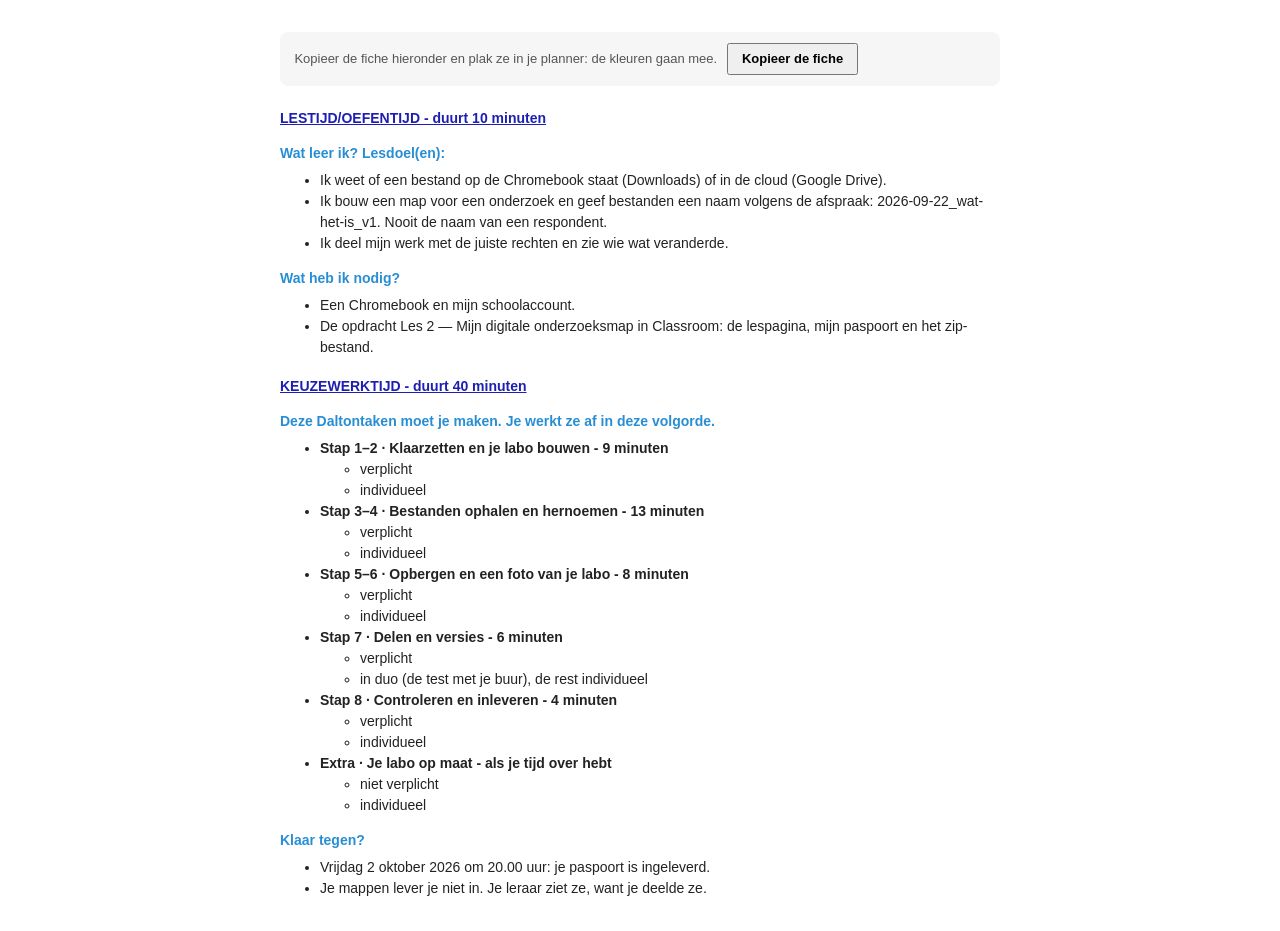
<file: dalton-lesfiche.html>
<!DOCTYPE html>
<html lang="nl-BE">
<head>
<meta charset="UTF-8">
<meta name="viewport" content="width=device-width, initial-scale=1">
<title>Dalton-lesfiche · 3MWWE · Les 2 — Mijn digitale onderzoeksmap</title>
<!--
  Dalton-lesfiche voor de leerlingen, in de kleurcode van het Dalton-sjabloon:
    tijdsblokken  #1D1FB4  vet + onderlijnd
    tussenkoppen  #288ED4  vet
    tekst         #222222  (taaktitels vet)
  De opmaak staat INLINE, zodat ze meekomt als je kopieert en plakt in je planner.
  Keuzewerktijd = 50 minuten - instructietijd.
-->
<style>
  body { margin: 2rem auto; max-width: 720px; padding: 0 1rem; background: #fff; }
  .uitleg { font: 13px/1.5 Arial, sans-serif; color: #555; background: #f6f6f6; border-radius: 8px; padding: .7rem .9rem; margin-bottom: 1.4rem; }
  .uitleg button { font: inherit; font-weight: bold; margin-left: .4rem; padding: .25rem .8rem; cursor: pointer; }
</style>
</head>
<body>

<p class="uitleg">Kopieer de fiche hieronder en plak ze in je planner: de kleuren gaan mee.
  <button type="button" id="kopieer">Kopieer de fiche</button> <span id="gemeld"></span></p>

<div id="fiche" style="font-family: 'Open Sans', Arial, sans-serif; font-size: 14px; line-height: 1.5; color: #222222;">
  <p style="margin: 0 0 14px;"><span style="color: #1D1FB4; font-weight: bold; text-decoration: underline;">LESTIJD/OEFENTIJD - duurt 10 minuten</span></p>

  <p style="margin: 0 0 6px; color: #288ED4; font-weight: bold;">Wat leer ik? Lesdoel(en):</p>
  <ul style="margin: 0 0 14px; list-style-type: disc;">
    <li>Ik weet of een bestand op de Chromebook staat (Downloads) of in de cloud (Google Drive).</li>
    <li>Ik bouw een map voor een onderzoek en geef bestanden een naam volgens de afspraak: 2026-09-22_wat-het-is_v1. Nooit de naam van een respondent.</li>
    <li>Ik deel mijn werk met de juiste rechten en zie wie wat veranderde.</li>
  </ul>

  <p style="margin: 0 0 6px; color: #288ED4; font-weight: bold;">Wat heb ik nodig?</p>
  <ul style="margin: 0 0 18px; list-style-type: disc;">
    <li>Een Chromebook en mijn schoolaccount.</li>
    <li>De opdracht Les 2 — Mijn digitale onderzoeksmap in Classroom: de lespagina, mijn paspoort en het zip-bestand.</li>
  </ul>

  <p style="margin: 0 0 14px;"><span style="color: #1D1FB4; font-weight: bold; text-decoration: underline;">KEUZEWERKTIJD - duurt 40 minuten</span></p>

  <p style="margin: 0 0 6px; color: #288ED4; font-weight: bold;">Deze Daltontaken moet je maken. Je werkt ze af in deze volgorde.</p>
  <ul style="margin: 0 0 14px; list-style-type: disc;">
    <li><strong>Stap 1–2 · Klaarzetten en je labo bouwen - 9 minuten</strong>
      <ul style="list-style-type: circle;"><li>verplicht</li><li>individueel</li></ul></li>
    <li><strong>Stap 3–4 · Bestanden ophalen en hernoemen - 13 minuten</strong>
      <ul style="list-style-type: circle;"><li>verplicht</li><li>individueel</li></ul></li>
    <li><strong>Stap 5–6 · Opbergen en een foto van je labo - 8 minuten</strong>
      <ul style="list-style-type: circle;"><li>verplicht</li><li>individueel</li></ul></li>
    <li><strong>Stap 7 · Delen en versies - 6 minuten</strong>
      <ul style="list-style-type: circle;"><li>verplicht</li><li>in duo (de test met je buur), de rest individueel</li></ul></li>
    <li><strong>Stap 8 · Controleren en inleveren - 4 minuten</strong>
      <ul style="list-style-type: circle;"><li>verplicht</li><li>individueel</li></ul></li>
    <li><strong>Extra · Je labo op maat - als je tijd over hebt</strong>
      <ul style="list-style-type: circle;"><li>niet verplicht</li><li>individueel</li></ul></li>
  </ul>

  <p style="margin: 0 0 6px; color: #288ED4; font-weight: bold;">Klaar tegen?</p>
  <ul style="margin: 0; list-style-type: disc;">
    <li>Vrijdag 2 oktober 2026 om 20.00 uur: je paspoort is ingeleverd.</li>
    <li>Je mappen lever je niet in. Je leraar ziet ze, want je deelde ze.</li>
  </ul>
</div>

<script>
  // Kopieert de fiche MET opmaak (kleuren, vet, onderlijnd) naar het klembord.
  // 1) moderne klembordfunctie met HTML, 2) oudere manier, 3) anders: fiche selecteren.
  var knop = document.getElementById('kopieer'), melding = document.getElementById('gemeld');
  var fiche = document.getElementById('fiche');
  function selecteer() {
    var bereik = document.createRange(); bereik.selectNodeContents(fiche);
    var sel = window.getSelection(); sel.removeAllRanges(); sel.addRange(bereik);
  }
  function oudeManier() {
    selecteer();
    var gelukt = false;
    try { gelukt = document.execCommand('copy'); } catch (e) { gelukt = false; }
    melding.textContent = gelukt ? 'Gekopieerd. Plak het in je planner.'
                                 : 'De fiche is geselecteerd: druk nu op Cmd + C (of Ctrl + C).';
  }
  knop.addEventListener('click', function () {
    if (navigator.clipboard && window.ClipboardItem) {
      var item = new ClipboardItem({
        'text/html': new Blob([fiche.outerHTML], { type: 'text/html' }),
        'text/plain': new Blob([fiche.innerText], { type: 'text/plain' })
      });
      navigator.clipboard.write([item]).then(function () {
        melding.textContent = 'Gekopieerd. Plak het in je planner.';
      }, oudeManier);
    } else {
      oudeManier();
    }
  });
</script>
</body>
</html>
</file>
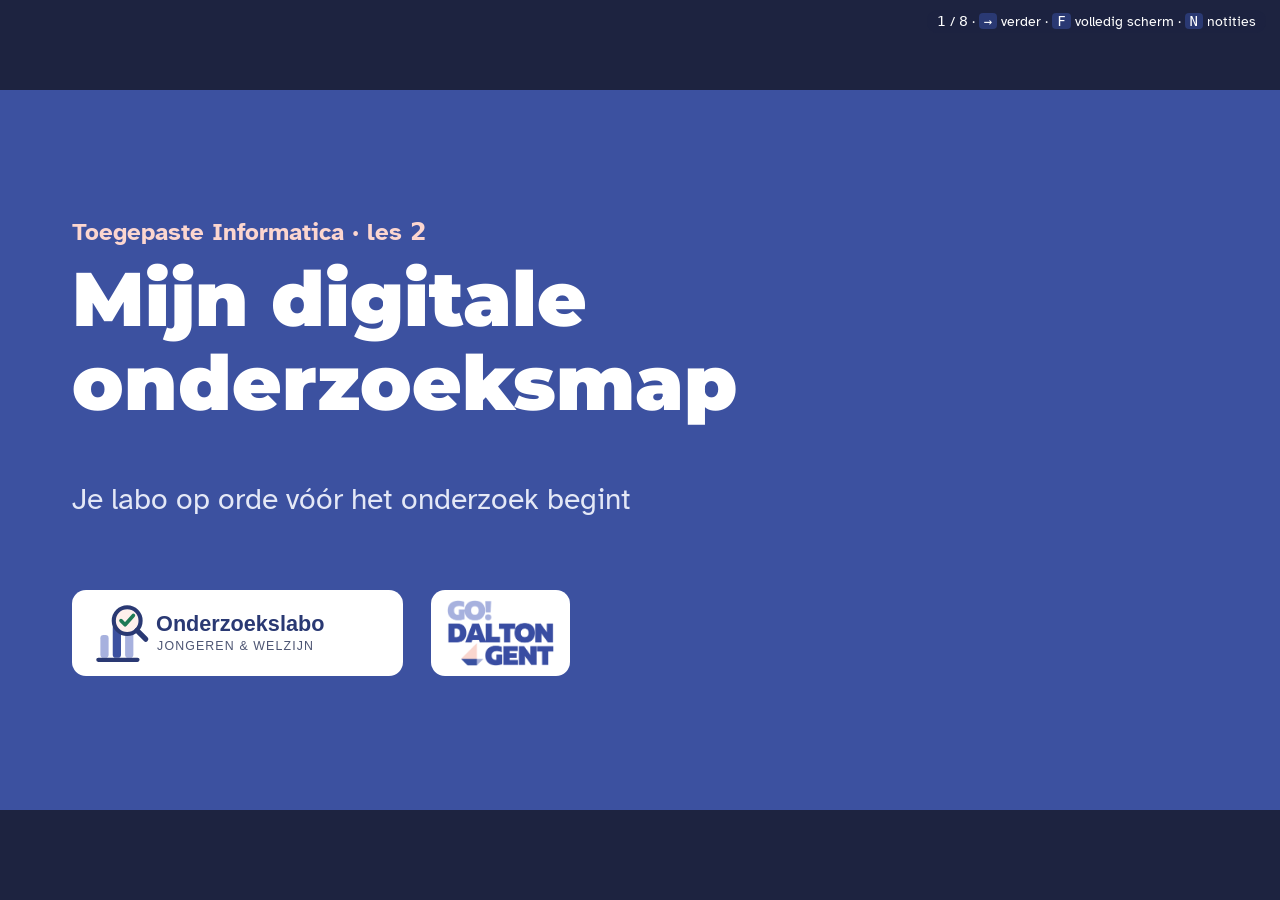
<file: presentatie.html>
<!DOCTYPE html>
<html lang="nl-BE">
<head>
  <meta charset="UTF-8">
  <meta name="viewport" content="width=device-width, initial-scale=1">
  <title>Mijn digitale onderzoeksmap · dia's · Onderzoekslabo Jongeren &amp; Welzijn</title>
  <link rel="icon" href="assets/onderzoekslabo-icon.svg" type="image/svg+xml">
  <link rel="stylesheet" href="css/slides.css">
  <style>
    .fname { font-family: "Courier New", monospace; font-weight: 700; font-size: 32px; }
    .fname .d { background: #A7B1DE; padding: 0 6px; border-radius: 5px; }
    .fname .o { background: #FCD6CF; padding: 0 6px; border-radius: 5px; }
    .fname .v { background: #9CCFB6; padding: 0 6px; border-radius: 5px; }
    .folders { list-style: none; padding: 0 !important; }
    .folders li { font-size: 26px; margin-bottom: 4px; }
    /* dia 3: vijf regels met een bolletje passen net niet met de standaardafstand */
    .rules.krap li { margin-bottom: 10px; min-height: 56px; font-size: 28px; }
    .folders li::before { content: "📁 "; }
    .folders li.in { margin-left: 46px; font-size: 24px; }
    .mono { font-family: "Courier New", monospace; font-size: 24px; }
    .arrowrow { display: grid; grid-template-columns: 1fr 54px 1fr; align-items: center; gap: 10px; margin-bottom: 14px; }
    .arrowrow .bad { color: #A0372A; }
    .arrowrow .good { color: #1F7A55; }
    .arrowrow .ar { text-align: center; font-size: 30px; color: #4D5573; }
    .steps2 { columns: 2; column-gap: 40px; }
    .steps2 li { font-size: 25px; margin-bottom: 6px; break-inside: avoid; }
    .klok { font-size: 22px; color: #4D5573; }
    /* Dia 5 en 7: de panelen mogen niet uitrekken over de tekst eronder. */
    .compact .two { flex: 0 0 auto; }
    .compact .panel p { margin-bottom: 10px; }
    .compact .panel p:last-child { margin-bottom: 0; }
    .compact .mono { font-size: 22px; }
    .steps1 { margin: 0; padding-left: 1.2em; }
    .steps1 li { font-size: 27px; margin-bottom: 14px; }
  </style>
</head>
<body>
<div class="hud"><span id="counter"></span> · <kbd>→</kbd> verder · <kbd>F</kbd> volledig scherm · <kbd>N</kbd> notities</div>
<div class="deck"><div class="stage">

<!-- 1 -->
<section class="slide title">
  <p class="kicker" style="color:var(--blush)">Toegepaste Informatica · les 2</p>
  <h1>Mijn digitale<br>onderzoeksmap</h1>
  <p>Je labo op orde vóór het onderzoek begint</p>
  <div class="logos"><img src="assets/onderzoekslabo-logo.svg" alt="Onderzoekslabo Jongeren en Welzijn"><img src="assets/dalton-gent-logo.png" alt="GO! Dalton Gent"></div>
  <template class="note"><p><strong>Lesstart (0–1').</strong> Laat de computers opstarten en aanmelden terwijl deze dia op het bord staat. Ga verder zodra de meesten aangemeld zijn.</p></template>
</section>

<!-- 2 -->
<section class="slide">
  <p class="kicker">Lesstart · 3 minuten</p>
  <h2>In welke map vind jij iets terug?</h2>
  <div class="two">
    <div><span class="tag">A</span>
      <div class="paper" style="height:340px">
        <p>📄 Document zonder titel</p>
        <p>📄 interview Amina 2 boos</p>
        <p>📄 graphiek 2</p>
        <p>📄 bron site jongeren slaap def</p>
        <p>📄 IMG_20260923_194512</p>
        <p>📄 Document zonder titel (1)</p>
      </div></div>
    <div><span class="tag">B</span>
      <div class="paper" style="height:340px">
        <p>📁 01_Ruwe-data</p>
        <p>📁 02_Verwerkte-data</p>
        <p>📁 03_Verslag</p>
        <p>📁 04_Bronnen</p>
        <p>📁 05_Beeldmateriaal</p>
      </div></div>
  </div>
  <p class="reveal-item" style="margin-top:18px"><strong>En één naam is ronduit fout.</strong> Welke, en waarom?</p>
  <template class="note">
    <p><strong>Lesstart (3').</strong> Twee vragen, kort en klassikaal.</p>
    <ol>
      <li><em>Retrieval les 1:</em> waar staat jouw portfolio van vorige week op dit moment? En wat maakte je wachtwoord toen sterk? (30 seconden, twee leerlingen laten antwoorden.)</li>
      <li>Kolom A of B — waar vind je iets terug? Laat één leerling <em>benoemen wat er precies mis is</em> met de namen in A: geen datum, spaties, “def”, en een naam die niets zegt.</li>
    </ol>
    <p>Druk dan op → voor de onthulling: <strong>interview Amina 2 boos</strong> bevat de voornaam van een respondent. Dat is een persoonsgegeven en hoort niet in een bestandsnaam. Niet uitleggen hoe het dan wel moet — dat komt op dia 6.</p>
  </template>
</section>

<!-- 3 -->
<section class="slide">
  <p class="kicker">Ik doe · dia 1 van 4</p>
  <h2>Wat kan je straks?</h2>
  <ul class="rules krap">
    <li>Je weet waar een bestand staat: op <strong>de computer</strong> of in <strong>de cloud</strong>.</li>
    <li>Je pakt een zip-bestand uit en <strong>uploadt</strong> de bestanden naar Drive.</li>
    <li>Je bouwt een <strong>jaarmap</strong> met daarin je <strong>projectmap</strong>.</li>
    <li>Je geeft bestanden een naam volgens de <strong>afspraak van het labo</strong>.</li>
    <li>Je <strong>deelt</strong> met de juiste rechten en ziet in de <strong>versiegeschiedenis</strong> wie wat deed.</li>
  </ul>
  <p class="klok" style="margin-top:6px">Ik leg 5 minuten uit. Daarna werk jij zelfstandig met de lespagina — en kom ik bij jou langs.</p>
  <template class="note"><p><strong>Ik doe, 0'30".</strong> Lesdoel voorlezen, niet toelichten. Zeg er meteen bij dat de uitleg maar vijf minuten duurt en dat alles daarna op de lespagina staat.</p></template>
</section>

<!-- 4 -->
<section class="slide">
  <p class="kicker">Ik doe · dia 2 van 4</p>
  <h2>Dit bouw je vandaag</h2>
  <div class="two">
    <div>
      <ul class="folders">
        <li><strong>Onderzoekslabo_2026-2027_Naam</strong></li>
        <li class="in">01_Portfolio</li>
        <li class="in">02_Communicatie</li>
        <li class="in">03_Documenten</li>
        <li class="in"><strong>04_Onderzoek</strong></li>
      </ul>
    </div>
    <div class="panel navy">
      <p style="font-size:24px;margin-bottom:10px"><strong>In 04_Onderzoek:</strong></p>
      <ul class="folders">
        <li class="in">01_Ruwe-data</li>
        <li class="in">02_Verwerkte-data</li>
        <li class="in">03_Verslag</li>
        <li class="in">04_Bronnen</li>
        <li class="in">05_Beeldmateriaal</li>
      </ul>
    </div>
  </div>
  <template class="note">
    <p><strong>Ik doe, 1'.</strong> Toon het eindproduct. Eén zin per niveau: de jaarmap is voor het hele schooljaar, de projectmap is voor dit ene onderzoek.</p>
    <p>Eén ding wél benadrukken: <strong>ruwe data en verwerkte data staan apart</strong>. In ruwe data verander je nooit iets — anders kan je een rekenfout later niet meer herstellen. Dat is de enige inhoudelijke uitleg die ze nu nodig hebben.</p>
    <p>Mappen maken doe je <strong>niet</strong> voor: dat staat als mappenboom op de lespagina en lukt zelfstandig.</p>
  </template>
</section>

<!-- 5 -->
<section class="slide compact">
  <p class="kicker">Ik doe · dia 3 van 4 · demo</p>
  <h2>Van Downloads naar Drive</h2>
  <div class="panel">
    <ol class="steps1">
      <li>Download het zip-bestand uit de opdracht.</li>
      <li>App <span class="mono">Bestanden</span> › Downloads › 2 vingers op het zip-bestand › <span class="mono">Alles uitpakken</span></li>
      <li>De nieuwe map › Ctrl + A › Ctrl + C › links <span class="mono">Google Drive › Mijn Drive</span> › 04_Onderzoek › Ctrl + V</li>
    </ol>
  </div>
  <p class="reveal-item" style="color:#A0372A;margin-top:18px"><strong>Downloads staat op déze Chromebook.</strong> Thuis heb je die bestanden niet. Je onderzoek hoort in Drive.</p>
  <template class="note">
    <p><strong>Ik doe, 2' — hardop denkend voordoen.</strong> Dit is het enige echt nieuwe stuk van de les.</p>
    <ol>
      <li>Download het zip-bestand uit de opdracht: klik erop › Openen met › Openen in nieuw tabblad › pijl linksboven (Downloaden).</li>
      <li>Open de app Bestanden (Launcher › Bestanden, of Shift + Alt + M), ga naar Downloads. Zeg hardop: <em>“Kijk, de bestanden staan nu op déze Chromebook, niet in mijn Drive.”</em></li>
      <li>Klik met 2 vingers op het zip-bestand › Alles uitpakken. Toon dat er een nieuwe map met vijf bestanden verschijnt.</li>
      <li>Open die map, Ctrl + A, Ctrl + C. Klik links op Google Drive › Mijn Drive › de hoofdmap › 04_Onderzoek en plak met Ctrl + V.</li>
    </ol>
    <p>Druk op → voor de onthulling. De vraag erbij: <em>“En als je volgende week thuis verder wil werken?”</em></p>
  </template>
</section>

<!-- 6 -->
<section class="slide" data-answer>
  <p class="kicker">Ik doe · dia 4 van 4 · demo</p>
  <h2>De naamafspraak</h2>
  <p class="fname"><span class="d">2026-09-22</span>_<span class="o">interview_respondent-02</span>_<span class="v">v2</span></p>
  <div class="arrowrow" style="margin-top:22px">
    <span class="mono bad">interview Amina 2 boos</span><span class="ar">→</span>
    <span class="mono good">2026-09-22_interview_respondent-02_v2</span>
  </div>
  <div class="arrowrow">
    <span class="mono bad">Document zonder titel</span><span class="ar">→</span>
    <span class="mono good">2026-09-21_onderzoeksplan_schermgebruik-slaap_v1</span>
  </div>
  <div class="answer">
    <p><strong>datum</strong> eerst · <strong>wat het is</strong> in het midden · <strong>v1, v2</strong> achteraan · géén spaties · <strong>nooit de naam van een respondent</strong></p>
  </div>
  <template class="note">
    <p><strong>Ik doe, 1'30" — het tweede stuk van de demo.</strong></p>
    <p>Neem <em>Document zonder titel</em>. Open het, lees hardop de datum bovenaan (21-09-2026), zeg <em>“omdraaien: jaar, maand, dag”</em>, sluit het tabblad, klik met 2 vingers › Naam wijzigen, typ de nieuwe naam. Zeg er bij: <em>“de hele naam is blauw, ook .docx: die typ ik er weer achter.”</em> Het filmpje bij stap 4 toont precies dit.</p>
    <p>Dit is <strong>rij 1</strong> van hun tabel: die is al ingevuld in het paspoort. De vier andere doen ze zelf.</p>
    <p>Druk op → voor de regels. Daarna meteen door naar dia 7 — de vijf minuten zijn om.</p>
  </template>
</section>

<!-- 7 -->
<section class="slide compact">
  <p class="kicker">Keuzewerktijd · 40 minuten</p>
  <h2>Zo werk je verder</h2>
  <div class="two">
    <div>
      <ol class="steps2">
        <li>Klaarzetten <span class="klok">2'</span></li>
        <li>Je labo bouwen <span class="klok">7'</span></li>
        <li>Bestanden ophalen <span class="klok">6'</span></li>
        <li>De naamafspraak <span class="klok">7'</span></li>
        <li>Alles op zijn plaats <span class="klok">5'</span></li>
        <li>Foto van je labo <span class="klok">3'</span></li>
        <li>Delen en versies <span class="klok">6'</span></li>
        <li>Controleren en inleveren <span class="klok">4'</span></li>
      </ol>
    </div>
    <div class="panel navy">
      <p style="font-size:25px"><strong>Vast je?</strong></p>
      <p>1. Theoriekaart &nbsp; 2. Hulp nodig?</p>
      <p>3. Je buur &nbsp; 4. Ik</p>
      <p style="margin-top:14px;font-size:22px">Vink af in de <strong>checklist</strong>.</p>
    </div>
  </div>
  <p class="klok" style="margin-top:18px"><!-- PAS AAN na het publiceren: zet hier jouw eigen GitHub Pages-adres -->
    <strong>Alles staat in de opdracht</strong> <em>Les 2 — Mijn digitale onderzoeksmap</em>: de lespagina, je paspoort en het zip-bestand.
    Adres: jonasdaltongent.github.io/Onderzoeksmap-Labo/ &nbsp;·&nbsp; Je levert alleen je <strong>paspoort</strong> in.</p>
  <template class="note">
    <p><strong>Keuzewerktijd, 40'.</strong> Laat deze dia staan zolang ze werken.</p>
    <p>Eerste rondgang: kijk alleen of iedereen in <em>Mijn Drive</em> werkt en niet in de Classroom-map, en of de bestanden van Downloads naar Drive geraakt zijn. Dat zijn de twee fouten die alles verderop blokkeren.</p>
    <p>Daarna gerichte hulp. Wie stap 2 niet rond krijgt: verlengde instructie aan de instructietafel.</p>
    <p><strong>Op het bord schrijven:</strong> je e-mailadres, voor stap 7. Dat staat bewust niet op de lespagina.</p>
    <p><strong>Vergeet niet</strong> het adres op deze dia aan te passen naar je echte GitHub Pages-adres.</p>
  </template>
</section>

<!-- 8 -->
<section class="slide">
  <p class="kicker">Afsluiten · 2 minuten</p>
  <h2>Eén zin in je paspoort</h2>
  <div class="panel navy" style="margin-top:10px">
    <p style="font-size:30px">Wat ga jij vanaf nu anders doen met je bestanden?</p>
  </div>
  <p style="margin-top:24px">Volgende les: <strong>een formele e-mail</strong> aan een organisatie.<br>Die bewaar je in <strong>02_Communicatie</strong> — je map is er al.</p>
  <template class="note">
    <p><strong>Afsluiting, 2'.</strong> Laat twee of drie leerlingen hun zin voorlezen. Niet verbeteren, alleen laten horen.</p>
    <p>Zeg mondeling dat wie niet klaar is, toch inlevert.</p>
    <p>Lees na de les de antwoorden op vraag 11 (wat was moeilijk?). De vaakst genoemde stap wordt de lesstart van les 3.</p>
  </template>
</section>

</div></div>
<div class="notes" id="notes"></div>
<script src="js/slides.js"></script>
</body>
</html>
</file>
<file: css/slides.css>
/* Klassikale dia's · Onderzoekslabo Jongeren & Welzijn · Mijn digitale onderzoeksmap — beamer, 16:9 */
@font-face { font-family: "Atkinson"; src: url("../assets/fonts/atkinson-regular.woff2") format("woff2"); font-weight: 400; }
@font-face { font-family: "Atkinson"; src: url("../assets/fonts/atkinson-bold.woff2") format("woff2"); font-weight: 700; }
/* Atkinson tekent de nul met een schuine streep (lijkt op Ø). Cijfers daarom uit een systeemlettertype. */
@font-face { font-family: "Atkinson"; src: local("Segoe UI"), local("SegoeUI"), local("Arial"), local("Helvetica"), local("DejaVu Sans"); font-weight: 400; unicode-range: U+0030-0039; }
@font-face { font-family: "Atkinson"; src: local("Segoe UI Bold"), local("SegoeUI-Bold"), local("Arial Bold"), local("Arial-BoldMT"), local("Helvetica Bold"), local("DejaVu Sans Bold"); font-weight: 700; unicode-range: U+0030-0039; }
@font-face { font-family: "Atkinson"; src: local("Segoe UI"), local("Arial"), local("Helvetica"), local("Roboto"); font-weight: 400; unicode-range: U+0030-0039; }
@font-face { font-family: "Atkinson"; src: local("Segoe UI Bold"), local("Arial Bold"), local("Arial-BoldMT"), local("Roboto Bold"); font-weight: 700; unicode-range: U+0030-0039; }
@font-face { font-family: "Montserrat"; src: url("../assets/fonts/montserrat-heavy.woff2") format("woff2"); font-weight: 700 900; }

:root { --navy:#3C51A0; --navy-deep:#2A3973; --peri:#A7B1DE; --peri-soft:#E4E8F6; --blush:#FCD6CF; --blush-soft:#FEF0EC; --sand:#EDECE4; --ink:#1D2340; --muted:#4D5573; --ok:#1F7A55; --ok-soft:#E3F3EB; --warn:#A0372A; }
* { box-sizing: border-box; }
html, body { margin: 0; height: 100%; background: #1D2340; font-family: "Atkinson", Verdana, sans-serif; color: var(--ink); overflow: hidden; }

/* place-content: center houdt het podium ook in het midden als het scherm kleiner is dan 1280x720;
   zonder viel dan rechts of onderaan een strook van de dia weg */
.deck { position: absolute; inset: 0; display: grid; place-items: center; place-content: center; }
.stage { width: 1280px; height: 720px; position: relative; transform-origin: center center; }
.slide { position: absolute; inset: 0; background: var(--sand); display: none; padding: 56px 72px 64px; flex-direction: column; }
.slide.active { display: flex; }
.slide h1, .slide h2 { font-family: "Montserrat", Arial, sans-serif; color: var(--navy-deep); margin: 0 0 24px; line-height: 1.1; }
.slide h1 { font-size: 64px; font-weight: 900; }
.slide h2 { font-size: 44px; font-weight: 800; }
.slide p, .slide li { font-size: 30px; line-height: 1.4; }
.slide ul, .slide ol { margin: 0; padding-left: 1.2em; }
.slide li { margin-bottom: 10px; }
.kicker { font-weight: 700; color: var(--navy); font-size: 24px !important; margin: 0 0 8px; }
.foot { position: absolute; left: 72px; right: 72px; bottom: 22px; display: flex; justify-content: space-between; align-items: center; font-size: 16px; color: var(--muted); }
.foot img { height: 30px; }
.slide.title { background: var(--navy); color: #fff; justify-content: center; }
.slide.title h1 { color: #fff; font-size: 76px; }
.slide.title p { color: var(--peri-soft); }
.slide.title .logos { display: flex; gap: 28px; align-items: center; margin-top: 40px; }
.slide.title .logos img { background: #fff; border-radius: 14px; padding: 10px 16px; height: 86px; }
.slide.title .sail { position: absolute; right: 90px; bottom: 90px; width: 260px; }

.two { display: grid; grid-template-columns: 1fr 1fr; gap: 36px; flex: 1; min-height: 0; }
.panel { background: #fff; border-radius: 16px; padding: 24px 28px; border: 2px solid #D6D5CB; }
.panel.navy { background: var(--navy); color: #fff; border-color: var(--navy); }
.tag { display: inline-block; font-family: "Montserrat", Arial, sans-serif; font-weight: 900; font-size: 28px; background: var(--navy); color: #fff; border-radius: 10px; padding: 2px 14px; margin-bottom: 12px; }

/* nagemaakte documenten */
.paper { background: #fff; border: 1px solid #C9C8BE; box-shadow: 0 8px 24px rgba(29,35,64,.15); padding: 26px 30px; font-family: Arial, sans-serif; font-size: 20px; line-height: 1.5; height: 100%; overflow: hidden; }
.paper p { font-size: 20px; margin: 0; line-height: 1.5; }
.paper .gap { height: 14px; }
.pil { color: var(--navy); font-weight: 700; }
.dot { color: var(--navy); font-weight: 700; }
.bad-label, .good-label { font-weight: 700; font-size: 22px; margin-bottom: 8px; }
.bad-label { color: var(--warn); }
.good-label { color: var(--ok); }

/* vragen met onthulling */
.opts { display: grid; gap: 14px; margin-top: 10px; }
.opt { display: flex; align-items: center; gap: 18px; background: #fff; border: 3px solid #D6D5CB; border-radius: 14px; padding: 12px 20px; font-size: 30px; }
.opt .n { font-family: "Montserrat", Arial, sans-serif; font-weight: 900; width: 54px; height: 54px; border-radius: 50%; display: grid; place-items: center; background: var(--peri-soft); color: var(--navy); flex-shrink: 0; }
.slide.revealed .opt.right { border-color: var(--ok); background: var(--ok-soft); }
.slide.revealed .opt.right .n { background: var(--ok); color: #fff; }
.answer { display: none; margin-top: 18px; font-size: 26px; font-weight: 700; color: var(--ok); }
.slide.revealed .answer { display: block; }
.hand { font-size: 24px !important; color: var(--muted); }

.reveal-item { visibility: hidden; }
.reveal-item.shown { visibility: visible; }

.rules { counter-reset: r; list-style: none; padding: 0 !important; }
.rules li { counter-increment: r; position: relative; padding-left: 78px; min-height: 60px; margin-bottom: 18px; }
.rules li::before { content: counter(r); position: absolute; left: 0; top: -2px; width: 56px; height: 56px; border-radius: 50%; background: var(--navy); color: #fff; font-family: "Montserrat", Arial, sans-serif; font-weight: 900; font-size: 28px; display: grid; place-items: center; }

.style-table { width: 100%; border-collapse: collapse; background: #fff; border: 4px solid var(--navy); }
.style-table th, .style-table td { text-align: left; font-size: 27px; padding: 10px 18px; border-bottom: 2px solid var(--peri-soft); }
.style-table th { background: var(--peri-soft); color: var(--navy-deep); width: 36%; }

.toolbar { display: flex; flex-wrap: wrap; gap: 10px; align-items: center; background: #EEF1FA; border: 2px solid #C7CDE6; border-radius: 40px; padding: 12px 18px; font-family: Arial, sans-serif; font-size: 26px; }
.toolbar span { background: #fff; border: 2px solid #D5D9EA; border-radius: 8px; padding: 4px 12px; }

.help-row { display: flex; gap: 16px; margin-top: 18px; }
.help-row div { flex: 1; background: #fff; border-radius: 14px; padding: 14px 16px; font-size: 24px; font-weight: 700; text-align: center; border: 2px solid var(--peri); }
.help-row b { display: block; font-family: "Montserrat", Arial, sans-serif; font-size: 34px; color: var(--navy); }

/* sprekersnotities */
.notes { display: none; position: fixed; left: 0; right: 0; bottom: 0; max-height: 38vh; overflow: auto; background: #fff; border-top: 5px solid var(--blush); padding: 14px 22px; font-size: 17px; line-height: 1.5; z-index: 5; }
body.show-notes .notes { display: block; }
.notes h3 { margin: 0 0 6px; font-family: "Montserrat", Arial, sans-serif; color: var(--navy-deep); font-size: 16px; }
.hud { position: fixed; top: 10px; right: 14px; color: #fff; background: rgba(29,35,64,.75); padding: 3px 10px; border-radius: 99px; font-size: 14px; z-index: 6; }
.hud kbd { background: #2A3973; border-radius: 4px; padding: 0 5px; color: #fff; }
body.show-notes .hud, body:fullscreen .hud { display: none; }

/* Logo's (sinds 11-10-2026, _afspraken/vormgeving-en-techniek.md) */
.logo { width: 1em; height: 1em; flex-shrink: 0; vertical-align: -.12em; object-fit: contain; }
.url-balk { display: inline-flex; align-items: center; gap: 8px; }
.url-balk .logo, .bijl-chip .logo { width: 20px; height: 20px; }
.met-logo { white-space: nowrap; }
.met-logo .logo { margin-right: .25em; }
</file>
